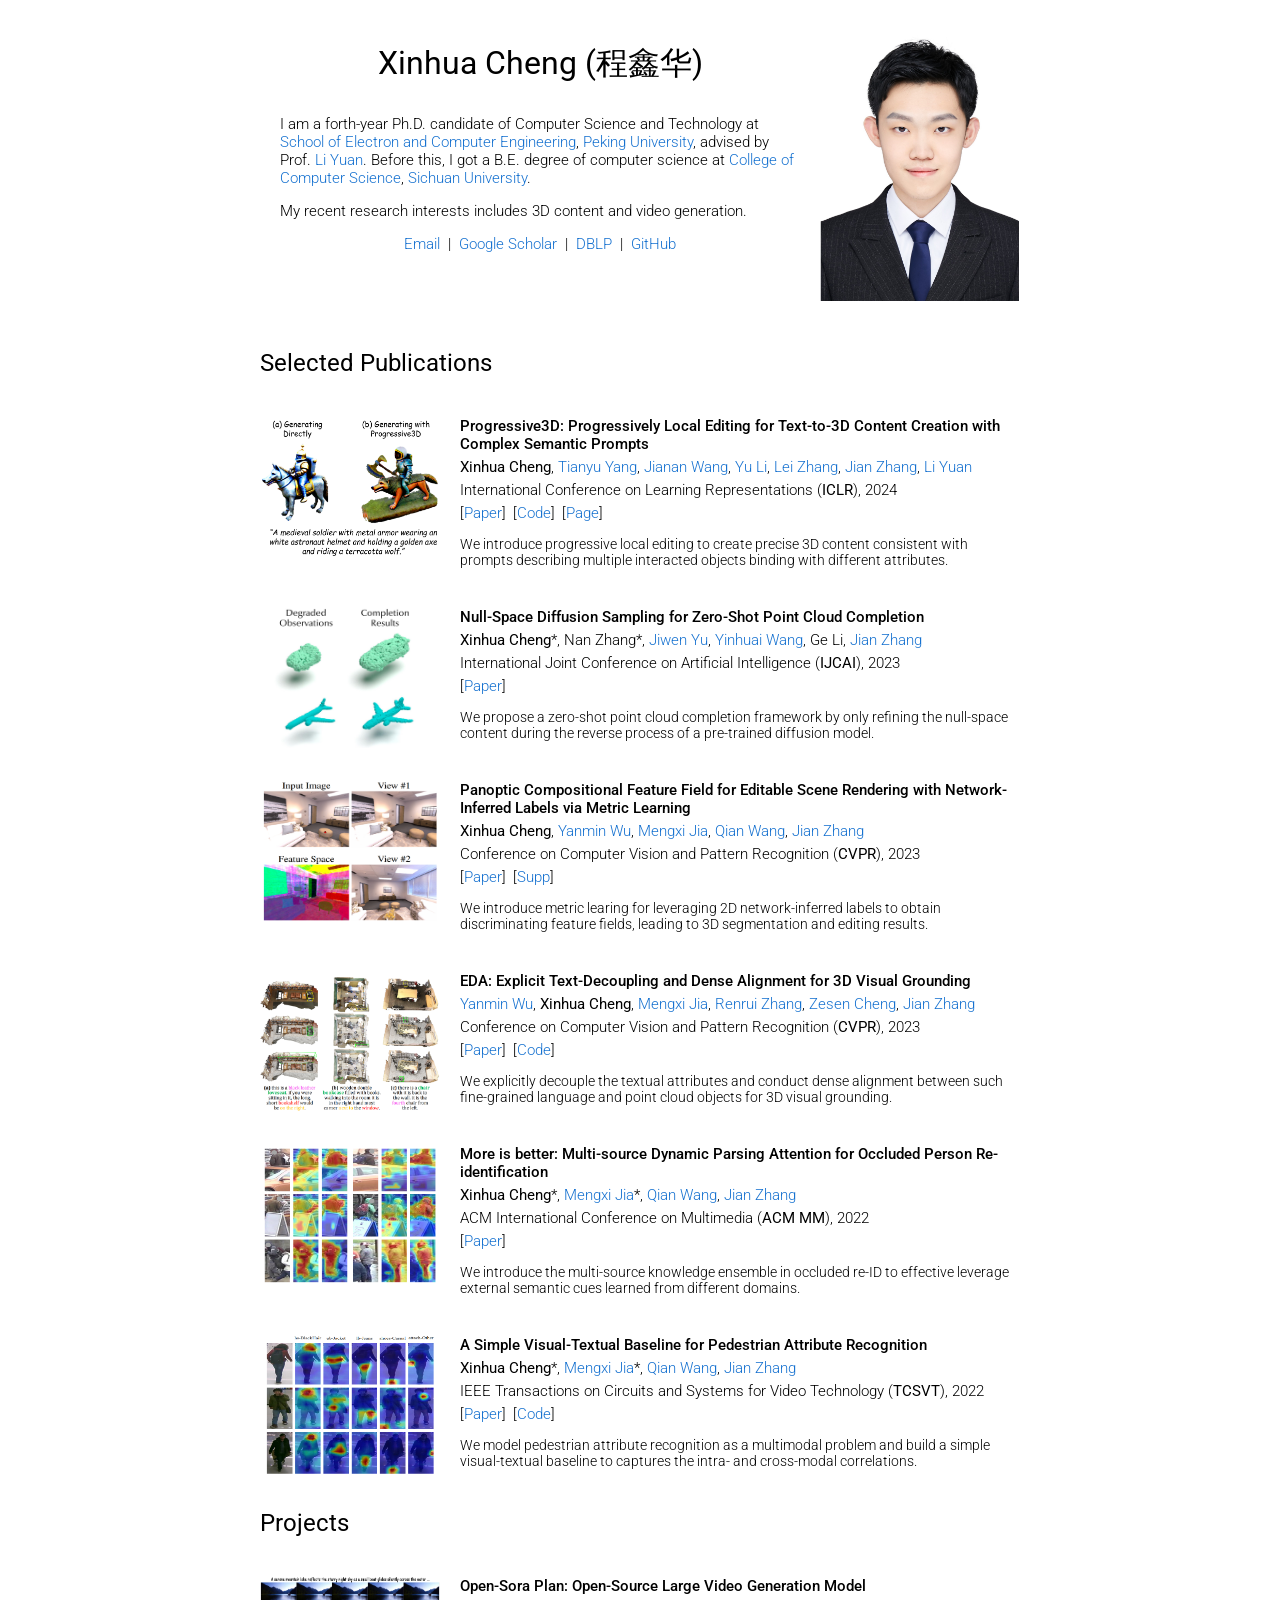
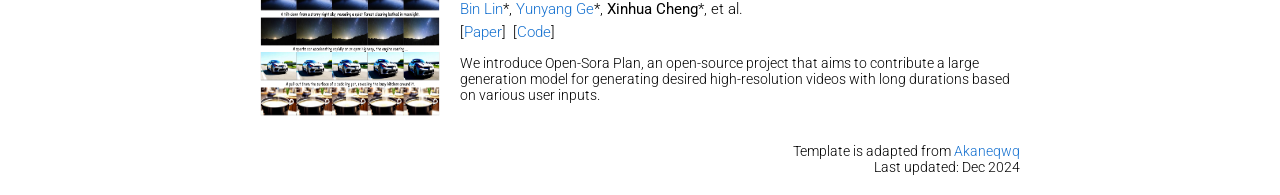
<file: index.html>
<!DOCTYPE html>
<html lang="en">
  <head>
    <title>Xinhua Cheng - Homepage</title>
    <meta charset="UTF-8" />
    <meta name="viewport" content="width=device-width, height=device-height, initial-scale=1.0, viewport-fit=cover" />
    <meta name="description" content="Xinhua Cheng's homepage" />
    <link rel="icon" href="media/sleep.svg" />
    <style type="text/css">
      @import url(https://fonts.googleapis.com/css2?family=Roboto:wght@300;400;500&display=swap);
      html {
        font-family: 'Roboto', sans-serif;
        font-weight: 300;
        max-width: 100%;
        height: 100%;
      }
      body {
        padding: 0;
        margin: 0 auto;
        max-width: 800px;
        min-width: 375px;
      }
      a {
        text-decoration: none;
        color: #1772d0;
        cursor: pointer;
      }
      a:hover {
        color: #f09228;
      }
      strong {
        font-weight: 400;
      }
      header {
        font-size: 15px;
        min-height: 273px;
        padding: 20px;
        margin: 8px 20px;
        padding-right: 220px;
        position: relative;
      }
      header > picture {
        position: absolute;
        width: 200px;
        height: 273px;
        right: 0;
        top: 0;
        bottom: 0;
        margin: auto;
      }
      @media (max-width: 540px) {
        header {
          padding-right: 0;
        }
        header > picture {
          position: static;
          display: block;
          margin: auto;
        }
      }
      .self-intro-name {
        padding: 14px 0;
        text-align: center;
        font-weight: 400;
        font-size: 32px;
      }
      .self-intro-links {
        text-align: center;
      }
      h1 {
        font-size: 24px;
        padding: 20px;
        margin: 0;
        font-weight: 400;
      }
      .publication {
        padding: 20px;
        font-size: 15px;
      }
      .publication p {
        margin: 0;
      }
      .publication > picture {
        float: left;
        object-fit: contain;
        margin-right: 20px;
        overflow: hidden;
      }
      .publication > picture > img {
        transition: transform ease-in-out .3s;
      }
      .publication > picture > img:hover {
        transform: scale(1.1);
      }
      .publication .title {
        font-weight: 500;
        margin-bottom: 5px;
      }
      .publication .authors {
        margin-bottom: 5px;
      }
      .publication .venue {
        margin-bottom: 5px;
      }
      .publication .links {
        margin-bottom: 5px;
      }
      .publication .link::before {
        content: "[";
      }
      .publication .link::after {
        content: "]";
      }
      .publication .link {
        margin-right: 3px;
      }
      .publication .desc {
        margin-top: 14px;
        font-size: 14px;
      }
      footer {
        text-align: right;
        padding: 20px;
        font-size: 14px;
      }
    </style>
  </head>
  <body>
    <header>
      <div class="self-intro-name">Xinhua Cheng (程鑫华)</div>
      <picture>
        <!-- <source srcset="/media/IDPhoto.avif" type="image/avif" /> -->
        <img width="200" height="273" src="media/profile.jpg" alt="ID Photo" />
      </picture>
      <div>
        <p>
          I am a forth-year Ph.D. candidate of Computer Science and Technology at 
          <a href="https://www.ece.pku.edu.cn/">School of Electron and Computer Engineering</a>, 
          <a href="https://www.pku.edu.cn/">Peking University</a>, advised by Prof. 
          <a href="https://yuanli2333.github.io/">Li Yuan</a>. 
          Before this, I got a B.E. degree of computer science at 
          <a href="https://cs.scu.edu.cn/">College of Computer Science</a>, 
          <a href="https://www.scu.edu.cn/">Sichuan University</a>.
        </p>
        <p>
          My recent research interests includes 3D content and video generation.
        </p>
        <div class="self-intro-links">
          <a href="mailto:chengxinhua@stu.pku.edu.cn">Email</a>
          &nbsp;|&nbsp;
          <a href="https://scholar.google.com/citations?user=NI4c3kcAAAAJ">Google Scholar</a>
          &nbsp;|&nbsp;
          <a href="https://dblp.uni-trier.de/pid/260/2943.html">DBLP</a> 
          &nbsp;|&nbsp;
          <a href="https://github.com/cxh0519/">GitHub</a>
        </div>
      </div>
    </header>
    <main>
      <h1>Selected Publications</h1>
      <div class="publication">
        <picture>
          <img src="media/Progressive3D.png" width="180" height="140" alt="Progressive3D: Progressively Local Editing for Text-to-3D Content Creation with Complex Semantic Prompts" />
        </picture>
        <div>
          <p class="title">Progressive3D: Progressively Local Editing for Text-to-3D Content Creation with Complex Semantic Prompts</p>
          <div class="authors">
            <strong>Xinhua Cheng</strong>, 
            <a href="https://tianyu-yang.com/">Tianyu Yang</a>,
            <a href="https://scholar.google.com/citations?user=mt5mvZ8AAAAJ">Jianan Wang</a>,
            <a href="https://yu-li.github.io/">Yu Li</a>,
            <a href="https://www.leizhang.org/">Lei Zhang</a>,
            <a href="https://jianzhang.tech/">Jian Zhang</a>,
            <a href="https://yuanli2333.github.io/">Li Yuan</a>
          </div>
          <p class="venue">International Conference on Learning Representations (<strong>ICLR</strong>), 2024</p>
          <div class="links">
            <span class="link"><a href="https://arxiv.org/abs/2310.11784">Paper</a></span>
            <span class="link"><a href="https://github.com/cxh0519/Progressive3D">Code</a></span>
            <span class="link"><a href="https://cxh0519.github.io/projects/Progressive3D">Page</a></span>
          </div>
          <p class="desc">
            We introduce progressive local editing to create precise 3D content consistent with prompts describing multiple interacted objects binding with different attributes.
          </p>
        </div>
      </div>

      <div class="publication">
        <picture>
          <img src="media/NSDS.png" width="180" height="140" alt="Null-Space Diffusion Sampling for Zero-Shot Point Cloud Completion" />
        </picture>
        <div>
          <p class="title">Null-Space Diffusion Sampling for Zero-Shot Point Cloud Completion</p>
          <div class="authors">
            <strong>Xinhua Cheng</strong>*, 
            Nan Zhang*,
            <a href="https://vvictoryuki.github.io/website/">Jiwen Yu</a>,
            <a herf="https://vvictoryuki.github.io/website/">Yinhuai Wang</a>, 
            Ge Li,
            <a href="https://jianzhang.tech/">Jian Zhang</a>
          </div>
          <p class="venue">International Joint Conference on Artificial Intelligence (<strong>IJCAI</strong>), 2023</p>
          <div class="links">
            <span class="link"><a href="https://www.ijcai.org/proceedings/2023/0069.pdf">Paper</a></span>
          </div>
          <p class="desc">
            We propose a zero-shot point cloud completion framework by only refining the null-space content during the reverse process of a pre-trained diffusion model.
          </p>
        </div>
      </div>

      <div class="publication">
        <picture>
          <img src="media/PCFF.png" width="180" height="140" alt="Panoptic Compositional Feature Field for Editable Scene Rendering with Network-Inferred Labels via Metric Learning" />
        </picture>
        <div>
          <p class="title">Panoptic Compositional Feature Field for Editable Scene Rendering with Network-Inferred Labels via Metric Learning</p>
          <div class="authors">
            <strong>Xinhua Cheng</strong>, 
            <a href="https://github.com/yanmin-wu">Yanmin Wu</a>,
            <a href="https://scholar.google.com/citations?hl=zh-CN&user=_X9fkLQAAAAJ">Mengxi Jia</a>,
            <a href="https://akaneqwq.github.io/">Qian Wang</a>, 
            <a href="https://jianzhang.tech/">Jian Zhang</a>
          </div>
          <p class="venue">Conference on Computer Vision and Pattern Recognition (<strong>CVPR</strong>), 2023</p>
          <div class="links">
            <span class="link"><a href="https://openaccess.thecvf.com/content/CVPR2023/papers/Cheng_Panoptic_Compositional_Feature_Field_for_Editable_Scene_Rendering_With_Network-Inferred_CVPR_2023_paper.pdf">Paper</a></span>
            <span class="link"><a href="https://openaccess.thecvf.com/content/CVPR2023/supplemental/Cheng_Panoptic_Compositional_Feature_CVPR_2023_supplemental.pdf">Supp</a></span>
          </div>
          <p class="desc">
            We introduce metric learing for leveraging 2D network-inferred labels to obtain discriminating feature fields, leading to 3D segmentation and editing results.
          </p>
        </div>
      </div>

      <div class="publication">
        <picture>
          <img src="media/EDA.png" width="180" height="140" alt="EDA: Explicit Text-Decoupling and Dense Alignment for 3D Visual Grounding" />
        </picture>
        <div>
          <p class="title">EDA: Explicit Text-Decoupling and Dense Alignment for 3D Visual Grounding</p>
          <div class="authors">
            <a href="https://github.com/yanmin-wu">Yanmin Wu</a>,
            <strong>Xinhua Cheng</strong>, 
            <a href="https://scholar.google.com/citations?hl=zh-CN&user=_X9fkLQAAAAJ">Mengxi Jia</a>,
            <a href="https://zrrskywalker.github.io/">Renrui Zhang</a>, 
            <a href="https://scholar.google.com/citations?hl=zh-CN&user=Jkkp8JAAAAAJ">Zesen Cheng</a>, 
            <a href="https://jianzhang.tech/">Jian Zhang</a>
          </div>
          <p class="venue">Conference on Computer Vision and Pattern Recognition (<strong>CVPR</strong>), 2023</p>
          <div class="links">
            <span class="link"><a href="https://openaccess.thecvf.com/content/CVPR2023/papers/Wu_EDA_Explicit_Text-Decoupling_and_Dense_Alignment_for_3D_Visual_Grounding_CVPR_2023_paper.pdf">Paper</a></span>
            <span class="link"><a href="https://github.com/yanmin-wu/EDA">Code</a></span>
          </div>
          <p class="desc">
            We explicitly decouple the textual attributes and conduct dense alignment between such fine-grained language and point cloud objects for 3D visual grounding. 
          </p>
        </div>
      </div>

      <div class="publication">
        <picture>
          <img src="media/MSDPA.png" width="180" height="140" alt="More is better: Multi-source Dynamic Parsing Attention for Occluded Person Re-identification" />
        </picture>
        <div>
          <p class="title">More is better: Multi-source Dynamic Parsing Attention for Occluded Person Re-identification</p>
          <div class="authors">
            <strong>Xinhua Cheng</strong>*, 
            <a href="https://scholar.google.com/citations?hl=zh-CN&user=_X9fkLQAAAAJ">Mengxi Jia</a>*,
            <a href="https://akaneqwq.github.io/">Qian Wang</a>, 
            <a href="https://jianzhang.tech/">Jian Zhang</a>
          </div>
          <p class="venue">ACM International Conference on Multimedia (<strong>ACM MM</strong>), 2022</p>
          <div class="links">
            <span class="link"><a href="https://dl.acm.org/doi/abs/10.1145/3503161.3547819">Paper</a></span>
          </div>
          <p class="desc">
            We introduce the multi-source knowledge ensemble in occluded re-ID to effective leverage external semantic cues learned from different domains.
          </p>
        </div>
      </div>

      <div class="publication">
        <picture>
          <img src="media/VTB.png" width="180" height="140" alt="A Simple Visual-Textual Baseline for Pedestrian Attribute Recognition" />
        </picture>
        <div>
          <p class="title">A Simple Visual-Textual Baseline for Pedestrian Attribute Recognition</p>
          <div class="authors">
            <strong>Xinhua Cheng</strong>*, 
            <a href="https://scholar.google.com/citations?hl=zh-CN&user=_X9fkLQAAAAJ">Mengxi Jia</a>*,
            <a href="https://akaneqwq.github.io/">Qian Wang</a>, 
            <a href="https://jianzhang.tech/">Jian Zhang</a>
          </div>
          <p class="venue">IEEE Transactions on Circuits and Systems for Video Technology (<strong>TCSVT</strong>), 2022
          <div class="links">
            <span class="link"><a href="https://ieeexplore.ieee.org/document/9782406">Paper</a></span>
            <span class="link"><a href="https://github.com/cxh0519/VTB">Code</a></span>
          </div>
          <p class="desc">
            We model pedestrian attribute recognition as a multimodal problem and build a simple visual-textual baseline to captures the intra- and cross-modal correlations.
          </p>
        </div>
      </div>

      <h1>Projects</h1>
      <div class="publication">
        <picture>
          <img src="media/OSP.png" width="180" height="140" alt="Open-Sora Plan: Open-Source Large Video Generation Model" />
        </picture>
        <div>
          <p class="title">Open-Sora Plan: Open-Source Large Video Generation Model</p>
          <div class="authors">
            <a href="https://github.com/LinB203">Bin Lin</a>*,
            <a href="https://scholar.google.com/citations?hl=zh-CN&user=bbgjlg0AAAAJ">Yunyang Ge</a>*,
            <strong>Xinhua Cheng</strong>*, 
            et al.
          </div>
          <div class="links">
            <span class="link"><a href="https://arxiv.org/abs/2412.00131">Paper</a></span>
            <span class="link"><a href="https://github.com/PKU-YuanGroup/Open-Sora-Plan">Code</a></span>
          </div>
          <p class="desc">
            We introduce Open-Sora Plan, an open-source project that aims to contribute a large generation model for generating desired high-resolution videos with long durations based on various user inputs.
          </p>
        </div>
      </div>

    </main>
    <footer>
      Template is adapted from
      <a href="https://akaneqwq.github.io/">Akaneqwq</a><br/>
      Last updated: Dec 2024
    </footer>
  </body>
</html>
</file>
